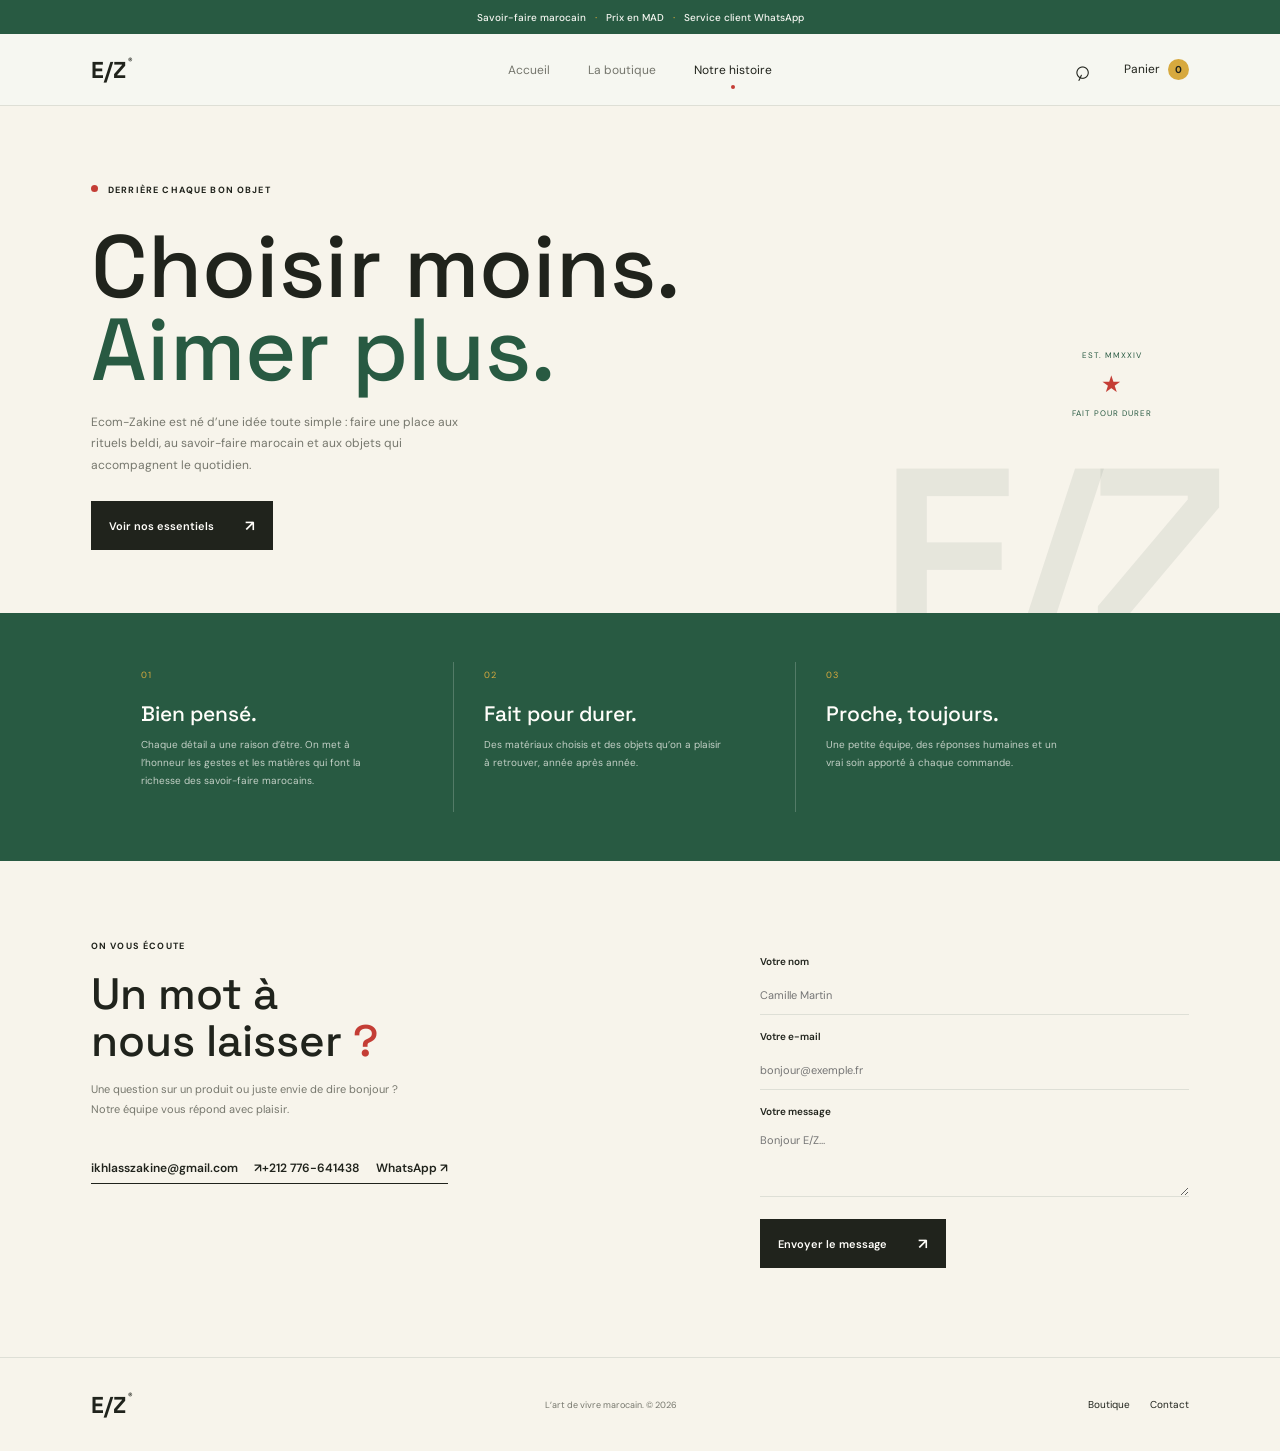
<file: contact.html>
<!doctype html>
<html lang="fr">
<head>
  <meta charset="utf-8"><meta name="viewport" content="width=device-width, initial-scale=1"><meta name="theme-color" content="#f6f7f2">
  <title>Notre histoire — Ecom-Zakine</title>
  <link rel="preconnect" href="https://fonts.googleapis.com"><link rel="preconnect" href="https://fonts.gstatic.com" crossorigin>
  <link href="https://fonts.googleapis.com/css2?family=DM+Sans:wght@400;500;600;700&family=Space+Grotesk:wght@400;500;600;700&display=swap" rel="stylesheet"><link rel="stylesheet" href="styles.css">
  <script defer src="app.js"></script>
</head>
<body data-page="contact">
  <div class="announcement">Savoir-faire marocain <span>·</span> Prix en MAD <span>·</span> Service client WhatsApp</div>
  <header class="site-header"><a class="wordmark" href="index.html" aria-label="Ecom-Zakine, accueil">E/Z<span>®</span></a><button class="menu-toggle" aria-label="Ouvrir le menu" aria-expanded="false"><span></span><span></span></button><nav class="main-nav" aria-label="Navigation principale"><a href="index.html">Accueil</a><a href="boutique.html">La boutique</a><a class="active" href="contact.html">Notre histoire</a></nav><div class="header-actions"><button class="icon-button search-toggle" aria-label="Rechercher" title="Rechercher">⌕</button><button class="cart-trigger" aria-label="Ouvrir le panier">Panier <span class="cart-count">0</span></button></div></header>
  <main class="about-page"><section class="about-hero section-wrap"><p class="eyebrow"><span class="eyebrow-dot"></span> DERRIÈRE CHAQUE BON OBJET</p><h1>Choisir moins.<br><span>Aimer plus.</span></h1><p class="about-intro">Ecom-Zakine est né d’une idée toute simple : faire une place aux rituels beldi, au savoir-faire marocain et aux objets qui accompagnent le quotidien.</p><a class="button button-dark" href="boutique.html">Voir nos essentiels <span>↗</span></a><div class="about-stamp"><span>EST. MMXXIV</span><span>★</span><span>FAIT POUR DURER</span></div></section><section class="about-values"><div class="about-value"><span class="value-number">01</span><h2>Bien pensé.</h2><p>Chaque détail a une raison d’être. On met à l’honneur les gestes et les matières qui font la richesse des savoir-faire marocains.</p></div><div class="about-value"><span class="value-number">02</span><h2>Fait pour durer.</h2><p>Des matériaux choisis et des objets qu’on a plaisir à retrouver, année après année.</p></div><div class="about-value"><span class="value-number">03</span><h2>Proche, toujours.</h2><p>Une petite équipe, des réponses humaines et un vrai soin apporté à chaque commande.</p></div></section><section class="contact-section section-wrap"><div class="contact-copy"><p class="eyebrow">ON VOUS ÉCOUTE</p><h2>Un mot à<br>nous laisser<span class="heading-period"> ?</span></h2><p>Une question sur un produit ou juste envie de dire bonjour ? Notre équipe vous répond avec plaisir.</p><a class="contact-mail" href="mailto:ikhlasszakine@gmail.com">ikhlasszakine@gmail.com <span>↗</span></a><a class="contact-mail contact-phone" href="https://wa.me/212776641438" target="_blank" rel="noreferrer">+212 776-641438 <span>WhatsApp ↗</span></a></div><form class="contact-form"><label for="contact-name">Votre nom</label><input id="contact-name" name="name" placeholder="Camille Martin" required><label for="contact-email">Votre e-mail</label><input id="contact-email" name="email" type="email" placeholder="bonjour@exemple.fr" required><label for="contact-message">Votre message</label><textarea id="contact-message" name="message" placeholder="Bonjour E/Z…" rows="4" required></textarea><button class="button button-dark" type="submit">Envoyer le message <span>↗</span></button></form></section></main>
  <footer class="site-footer"><a class="wordmark" href="index.html">E/Z<span>®</span></a><span>L’art de vivre marocain. © <span data-year></span></span><div><a href="boutique.html">Boutique</a><a href="contact.html">Contact</a></div></footer>
  <div class="cart-overlay" aria-hidden="true"><aside class="cart-drawer" aria-label="Votre panier"><div class="drawer-head"><div><p class="eyebrow">VOTRE SÉLECTION</p><h2>Le panier<span class="heading-period">.</span></h2></div><button class="drawer-close" aria-label="Fermer le panier">×</button></div><div class="cart-items"></div><div class="cart-empty"><span>✳</span><p>Rien par ici pour l’instant.</p><a class="text-link" href="boutique.html">Voir les essentiels ↗</a></div><div class="cart-footer"><div><span>Sous-total</span><strong class="cart-subtotal">0 MAD</strong></div><button class="button button-dark checkout-button">Continuer <span>↗</span></button><p>Livraison calculée à l’étape suivante.</p></div></aside></div><div class="toast" role="status" aria-live="polite"></div>
</body>
</html>
</file>
<file: styles.css>
:root {
  --paper: #f7f4eb;
  --white: #fffefa;
  --ink: #20231c;
  --muted: #76776d;
  --line: #dedfd6;
  --green: #285a42;
  --coral: #c43d35;
  --yellow: #d7a93e;
  --display: "Space Grotesk", "Trebuchet MS", sans-serif;
  --body: "DM Sans", "Segoe UI", sans-serif;
  font-family: var(--body);
  color: var(--ink);
  background: var(--paper);
  font-synthesis: none;
  text-rendering: optimizeLegibility;
  -webkit-font-smoothing: antialiased;
  -moz-osx-font-smoothing: grayscale;
}

*, *::before, *::after { box-sizing: border-box; }
html { scroll-behavior: smooth; }
body { margin: 0; min-width: 320px; }
body.drawer-open { overflow: hidden; }
button, input, textarea, select { font: inherit; }
button, a, select { -webkit-tap-highlight-color: transparent; }
button { color: inherit; }
a { color: inherit; text-decoration: none; }
button:focus-visible, a:focus-visible, input:focus-visible, textarea:focus-visible, select:focus-visible { outline: 2px solid var(--coral); outline-offset: 4px; }
.announcement { height: 34px; display: flex; align-items: center; justify-content: center; gap: 9px; background: var(--green); color: #f6f7f2; font-size: 10px; font-weight: 500; letter-spacing: 0; }
.announcement span { color: var(--yellow); }
.site-header { height: 72px; padding: 0 7.1%; display: grid; grid-template-columns: 1fr 2fr 1fr; align-items: center; border-bottom: 1px solid var(--line); background: rgba(246,247,242,.96); position: relative; z-index: 20; }
.wordmark { font-family: var(--display); font-size: 23px; font-weight: 700; letter-spacing: 0; justify-self: start; }
.wordmark span { font: 600 9px var(--body); vertical-align: top; margin-left: 2px; }
.main-nav { display: flex; justify-content: center; gap: 38px; height: 100%; align-items: center; }
.main-nav a { position: relative; color: #74756c; font-size: 12px; transition: color .2s; }
.main-nav a:hover, .main-nav a.active { color: var(--ink); }
.main-nav a.active::after { content: ""; position: absolute; width: 4px; height: 4px; border-radius: 50%; left: calc(50% - 2px); bottom: -11px; background: var(--coral); }
.header-actions { justify-self: end; display: flex; align-items: center; gap: 22px; }
.icon-button, .cart-trigger, .menu-toggle { appearance: none; border: 0; background: transparent; cursor: pointer; }
.icon-button { padding: 2px 6px; font-size: 27px; line-height: 1; transform: rotate(-20deg); }
.cart-trigger { padding: 8px 0 8px 7px; font-size: 12px; }
.cart-count { display: inline-flex; height: 21px; min-width: 21px; align-items: center; justify-content: center; margin-left: 5px; border-radius: 50%; background: var(--yellow); font-size: 10px; font-weight: 700; }
.menu-toggle { display: none; }
.hero { position: relative; min-height: 590px; max-height: 690px; height: min(67vw, 690px); display: grid; grid-template-columns: 47% 53%; padding: 0 7.1%; overflow: hidden; }
.hero::before { content: ""; position: absolute; width: 580px; height: 580px; border: 1px solid rgba(69,92,74,.08); border-radius: 50%; left: 39%; top: -220px; pointer-events: none; }
.hero::after { content: ""; position: absolute; right: 7%; top: 8%; width: 68px; aspect-ratio: 1; background: repeating-conic-gradient(from 22.5deg, var(--coral) 0deg 22.5deg, transparent 22.5deg 45deg); opacity: .14; clip-path: polygon(50% 0, 61% 30%, 92% 8%, 70% 39%, 100% 50%, 70% 61%, 92% 92%, 61% 70%, 50% 100%, 39% 70%, 8% 92%, 30% 61%, 0 50%, 30% 39%, 8% 8%, 39% 30%); pointer-events: none; }
.hero-copy { align-self: center; padding-bottom: 14px; position: relative; z-index: 2; animation: rise-in .7s both; }
.eyebrow { margin: 0; font-size: 9px; font-weight: 700; letter-spacing: 1.15px; line-height: 1.5; }
.eyebrow-dot { width: 7px; height: 7px; display: inline-block; margin-right: 7px; border-radius: 50%; background: var(--coral); vertical-align: 1px; }
.hero h1, .shop-intro h1, .about-hero h1 { margin: 27px 0 20px; font: 500 clamp(62px, 7.9vw, 112px)/.95 var(--display); letter-spacing: 0; }
.hero h1 span, .shop-intro h1 span, .about-hero h1 span { color: var(--green); }
.hero-description { max-width: 340px; margin: 0 0 29px; color: var(--muted); font-size: 14px; line-height: 1.8; }
.button { min-height: 49px; display: inline-flex; align-items: center; justify-content: space-between; gap: 31px; border: 0; cursor: pointer; padding: 0 18px; font-size: 11px; font-weight: 600; transition: background .2s, color .2s, transform .2s; }
.button:hover { transform: translateY(-2px); }
.button span { font-size: 15px; }
.button-dark { background: var(--ink); color: var(--white); }
.button-dark:hover { background: var(--green); }
.hero-footnote { margin-top: 40px; display: flex; align-items: center; gap: 8px; color: var(--muted); font-size: 10px; }
.tiny-star { color: var(--coral); font-size: 17px; }
.hero-visual { position: relative; align-self: stretch; min-width: 0; }
.hero-orbit { position: absolute; border: 1px solid rgba(69,92,74,.14); border-radius: 50%; left: 50%; top: 50%; transform: translate(-50%,-50%); pointer-events: none; }
.orbit-one { width: min(38vw, 475px); aspect-ratio: 1; }
.orbit-two { width: min(27vw, 338px); aspect-ratio: 1; }
.hero-photo { position: absolute; inset: 12% 9% 12%; width: 82%; height: 76%; z-index: 1; object-fit: cover; border-radius: 48% 48% 4px 4px; }
.hero-label { position: absolute; top: 11%; left: 5%; right: 3%; display: flex; justify-content: space-between; z-index: 2; color: var(--muted); font-size: 8px; letter-spacing: .8px; }
.hero-product-tag { position: absolute; bottom: 17%; right: -4px; display: flex; align-items: center; gap: 12px; z-index: 2; font-size: 9px; line-height: 1.8; letter-spacing: .45px; }
.hero-product-tag b { font-size: 11px; font-weight: 600; letter-spacing: 0; }
.tag-line { width: 34px; height: 1px; background: var(--coral); }
.hero-caption { position: absolute; left: 5%; bottom: 11%; color: var(--muted); font-size: 8px; letter-spacing: 1px; }
.hero-index { position: absolute; bottom: 35px; left: 7.1%; display: flex; align-items: center; gap: 9px; color: var(--muted); font-size: 9px; }
.hero-index span:first-child { color: var(--ink); font-weight: 700; }
.index-line { width: 48px; height: 1px; background: var(--coral); }
.ticker { overflow: hidden; height: 52px; display: flex; align-items: center; background: var(--yellow); white-space: nowrap; }
.ticker div { min-width: max-content; animation: ticker-slide 35s linear infinite; font: 600 11px var(--display); letter-spacing: 1.3px; }
.ticker span { padding: 0 23px; font-size: 14px; color: var(--green); vertical-align: -1px; }
.section-wrap { padding-right: 7.1%; padding-left: 7.1%; }
.featured { padding-top: 95px; padding-bottom: 105px; }
.section-heading { display: flex; justify-content: space-between; align-items: flex-end; margin-bottom: 31px; }
.section-heading h2, .newsletter h2 { margin: 8px 0 0; font: 500 41px/1.12 var(--display); letter-spacing: 0; }
.heading-period { color: var(--coral); }
.text-link { display: inline-flex; align-items: center; gap: 13px; font-size: 11px; font-weight: 600; border-bottom: 1px solid var(--ink); padding-bottom: 7px; transition: color .18s, border-color .18s; }
.text-link:hover { color: var(--coral); border-color: var(--coral); }
.text-link span { font-size: 14px; }
.product-grid { display: grid; grid-template-columns: repeat(4, minmax(0, 1fr)); gap: 17px; }
.product-card { min-width: 0; animation: rise-in .45s both; }
.card-visual { display: block; position: relative; height: auto; aspect-ratio: 1 / 1.07; overflow: hidden; background: var(--card-bg); }
.card-photo { position: absolute; inset: 0; width: 100%; height: 100%; z-index: 1; object-fit: cover; transition: transform .45s; }
.card-visual:hover .card-photo { transform: scale(1.05); }
.card-count { position: absolute; top: 13px; left: 13px; z-index: 2; color: rgba(32,35,28,.65); font-size: 8px; letter-spacing: .9px; }
.card-badge { position: absolute; top: 12px; right: 12px; z-index: 2; padding: 7px 8px; background: var(--white); font-size: 8px; font-weight: 600; }
.card-actions { display: flex; justify-content: flex-end; margin-top: 11px; }
.card-quick-add { min-height: 34px; display: inline-flex; align-items: center; gap: 8px; padding: 0 11px; border: 1px solid var(--line); background: transparent; color: var(--ink); font-size: 9px; font-weight: 600; cursor: pointer; transition: background .2s, border-color .2s, color .2s; }
.card-quick-add span:first-child { font-size: 16px; line-height: 1; }
.card-quick-add:hover { border-color: var(--green); background: var(--green); color: white; }
.card-meta { display: flex; justify-content: space-between; gap: 10px; align-items: baseline; padding-top: 13px; }
.card-name { font: 600 12px var(--display); }
.card-price { font-size: 11px; font-weight: 600; white-space: nowrap; }
.card-category { margin: 5px 0 0; color: var(--muted); font-size: 9px; }
.manifesto { min-height: 385px; display: grid; grid-template-columns: 1.1fr 1.25fr .55fr; align-items: center; position: relative; overflow: hidden; padding: 48px 11%; background: var(--green); color: #f6f7f2; }
.manifesto::before, .manifesto::after { position: absolute; content: ""; border: 1px solid rgba(246,247,242,.14); border-radius: 50%; pointer-events: none; }
.manifesto::before { width: 400px; height: 400px; left: -132px; top: -197px; }
.manifesto::after { width: 255px; height: 255px; left: -58px; top: -124px; }
.manifesto-mark { font: 600 clamp(75px, 12vw, 158px)/.8 var(--display); letter-spacing: -7px; color: var(--yellow); position: relative; z-index: 1; }
.manifesto-copy { max-width: 360px; padding: 25px 0; position: relative; z-index: 1; }
.manifesto-copy .eyebrow { color: var(--yellow); }
.manifesto-copy h2 { margin: 16px 0; font: 500 44px/1.02 var(--display); }
.manifesto-copy > p:not(.eyebrow) { max-width: 330px; margin: 0 0 24px; color: rgba(246,247,242,.73); font-size: 12px; line-height: 1.8; }
.manifesto .text-link { border-color: var(--yellow); }
.manifesto .text-link:hover { color: var(--yellow); }
.manifesto-note { display: flex; flex-direction: column; justify-self: end; gap: 18px; color: rgba(246,247,242,.7); font-size: 8px; letter-spacing: 1px; line-height: 1.7; }
.note-star { color: var(--yellow); font-size: 28px; }
.newsletter { display: flex; justify-content: space-between; gap: 50px; align-items: center; padding-top: 84px; padding-bottom: 85px; }
.newsletter h2 { font-size: 34px; }
.newsletter-form { width: min(100%, 350px); }
.newsletter-form label, .contact-form label { display: block; margin: 0 0 8px; font-size: 10px; font-weight: 600; }
.input-row { display: flex; height: 45px; border-bottom: 1px solid var(--ink); }
.input-row input { flex: 1; min-width: 0; border: 0; outline: 0; background: transparent; font-size: 12px; }
.input-row button { width: 36px; border: 0; background: transparent; cursor: pointer; font-size: 17px; }
.newsletter-form > p, .cart-footer > p { margin: 10px 0 0; color: var(--muted); font-size: 9px; }
.site-footer { min-height: 94px; padding: 22px 7.1%; border-top: 1px solid var(--line); display: flex; align-items: center; justify-content: space-between; gap: 22px; }
.site-footer > span { color: var(--muted); font-size: 9px; }
.site-footer > div { display: flex; gap: 20px; font-size: 10px; }
.site-footer > div a:hover { color: var(--coral); }
.shop-intro { position: relative; min-height: 342px; padding: 66px 7.1% 52px; background-color: #e7eadc; background-image: repeating-conic-gradient(from 45deg at 88% 55%, rgba(40,90,66,.025) 0deg 15deg, transparent 15deg 30deg); background-size: 104px 104px; overflow: hidden; }
.shop-intro::after { content: "✳"; position: absolute; right: 9%; bottom: -100px; color: rgba(40,90,66,.13); font: 500 260px/.85 var(--display); }
.shop-intro h1 { margin: 20px 0 12px; font-size: clamp(58px, 7.2vw, 91px); }
.shop-intro > p:not(.eyebrow) { margin: 0; color: var(--muted); font-size: 12px; }
.shop-intro-index { position: absolute; right: 7.1%; top: 52px; color: var(--muted); font-size: 8px; letter-spacing: 1px; }
.shop-intro-index span { padding: 0 7px; color: var(--coral); }
.shop-list { padding-top: 43px; padding-bottom: 62px; }
.shop-toolbar { min-height: 51px; display: flex; align-items: center; gap: 25px; border-bottom: 1px solid var(--line); margin-bottom: 26px; }
.result-count { margin-right: auto; color: var(--muted); font-size: 10px; }
.filter-group { display: flex; align-items: center; gap: 20px; }
.filter-button { appearance: none; border: 0; border-bottom: 1px solid transparent; padding: 7px 0; background: transparent; color: var(--muted); font-size: 10px; cursor: pointer; }
.filter-button:hover, .filter-button.active { color: var(--ink); border-color: var(--coral); }
.sort-control { display: flex; align-items: center; gap: 8px; margin-left: 22px; color: var(--muted); font-size: 9px; }
.sort-control select { max-width: 126px; border: 0; background: transparent; color: var(--ink); font-size: 9px; cursor: pointer; }
.shop-grid { row-gap: 33px; }
.product-card[hidden] { display: none; }
.shop-end { min-height: 125px; display: flex; align-items: center; justify-content: center; gap: 17px; border-top: 1px solid var(--line); }
.shop-end > span { color: var(--coral); font-size: 23px; }
.shop-end p { font: 500 17px var(--display); }
.shop-end .text-link { margin-left: 20px; }
.product-page { padding-top: 23px; }
.breadcrumbs { display: flex; gap: 10px; align-items: center; padding: 8px 0 20px; color: var(--muted); font-size: 9px; }
.breadcrumbs a:hover { color: var(--coral); }
.breadcrumbs > span:nth-child(2), .breadcrumbs > span:nth-child(4) { color: #b6b7ad; }
.product-detail { display: grid; grid-template-columns: minmax(0, 1.15fr) minmax(300px, .75fr); gap: clamp(36px, 7.8vw, 110px); padding-top: 12px; padding-bottom: 78px; }
.product-stage { position: relative; min-height: 495px; aspect-ratio: 1 / .95; overflow: hidden; background: #e9eee5; }
.stage-meta { display: flex; justify-content: space-between; position: absolute; left: 18px; right: 18px; top: 16px; z-index: 2; color: var(--muted); font-size: 8px; letter-spacing: .5px; }
.stage-meta b { padding-left: 4px; color: var(--ink); }
.product-photo { position: absolute; inset: 0; width: 100%; height: 100%; z-index: 1; object-fit: cover; }
.stage-meta, .stage-caption { padding: 7px 9px; background: rgba(255,254,250,.88); }
.stage-caption { position: absolute; left: 18px; bottom: 16px; z-index: 2; color: var(--muted); font-size: 8px; letter-spacing: .8px; }
.product-info { padding-top: 30px; }
.product-category { color: var(--green); }
.product-title { margin: 14px 0 8px; font: 500 clamp(32px, 3.2vw, 43px)/1.08 var(--display); }
.product-short { margin: 0; color: var(--muted); font-size: 12px; line-height: 1.7; }
.product-price { margin: 23px 0 23px; font: 500 19px var(--display); }
.swatch-row { padding: 17px 0; border-top: 1px solid var(--line); border-bottom: 1px solid var(--line); font-size: 9px; letter-spacing: .3px; }
.swatch-row > span { display: block; margin-bottom: 12px; }
.swatch-row b { font-weight: 600; letter-spacing: 0; }
.swatches { display: flex; align-items: center; gap: 9px; }
.swatch { width: 19px; height: 19px; border: 0; border-radius: 50%; background: var(--swatch); cursor: pointer; outline: 1px solid transparent; outline-offset: 3px; }
.swatch.selected { outline-color: var(--ink); }
.product-add { width: 100%; margin-top: 19px; }
.product-shipping { color: var(--muted); text-align: center; font-size: 9px; }
.product-shipping span { color: var(--coral); padding: 0 4px; }
.product-description { margin-top: 24px; border-top: 1px solid var(--line); }
.product-description details { border-bottom: 1px solid var(--line); }
.product-description summary { display: flex; justify-content: space-between; padding: 15px 0; font-size: 10px; font-weight: 600; cursor: pointer; list-style: none; }
.product-description summary::-webkit-details-marker { display: none; }
.product-description summary span { color: var(--coral); font-size: 15px; font-weight: 400; transition: transform .2s; }
.product-description details[open] summary span { transform: rotate(45deg); }
.product-description details p { margin: -3px 0 16px; color: var(--muted); font-size: 10px; line-height: 1.8; }
.related { padding-top: 31px; padding-bottom: 82px; border-top: 1px solid var(--line); }
.related .section-heading h2 { font-size: 33px; }
.about-hero { position: relative; min-height: 435px; padding-top: 78px; padding-bottom: 63px; overflow: hidden; }
.about-hero::after { content: "E/Z"; position: absolute; right: 5%; bottom: -46px; color: rgba(69,92,74,.09); font: 600 252px/.8 var(--display); letter-spacing: -15px; }
.about-hero h1 { position: relative; z-index: 1; font-size: clamp(57px, 7vw, 88px); }
.about-hero > p:not(.eyebrow) { max-width: 380px; margin: 0 0 25px; color: var(--muted); font-size: 12px; line-height: 1.8; position: relative; z-index: 1; }
.about-hero .button { position: relative; z-index: 1; }
.about-stamp { position: absolute; right: 10%; top: 48%; display: flex; flex-direction: column; align-items: center; gap: 9px; z-index: 1; color: var(--green); font-size: 8px; letter-spacing: 1px; }
.about-stamp span:nth-child(2) { color: var(--coral); font-size: 23px; }
.about-values { display: grid; grid-template-columns: repeat(3, 1fr); gap: 30px; padding: 49px 11%; background: var(--green); color: var(--white); }
.about-value { min-height: 150px; padding-right: 22px; border-right: 1px solid rgba(255,255,255,.2); }
.about-value:last-child { border: 0; }
.value-number { color: var(--yellow); font-size: 9px; letter-spacing: 1px; }
.about-value h2 { margin: 17px 0 9px; font: 500 21px var(--display); }
.about-value p { max-width: 245px; margin: 0; color: rgba(255,254,250,.72); font-size: 10px; line-height: 1.8; }
.contact-section { display: grid; grid-template-columns: 1fr .8fr; gap: 12%; padding-top: 79px; padding-bottom: 89px; }
.contact-copy h2 { margin: 17px 0 14px; font: 500 44px/1.08 var(--display); }
.contact-copy > p:not(.eyebrow) { max-width: 335px; margin: 0 0 24px; color: var(--muted); font-size: 11px; line-height: 1.8; }
.contact-mail { display: inline-flex; gap: 16px; align-items: center; border-bottom: 1px solid var(--ink); padding: 0 0 7px; font-size: 12px; font-weight: 600; }
.contact-mail:hover { color: var(--coral); border-color: var(--coral); }
.contact-phone { margin-top: 16px; }
.contact-form { display: flex; flex-direction: column; }
.contact-form label { margin-top: 15px; }
.contact-form input, .contact-form textarea { width: 100%; min-height: 39px; border: 0; border-bottom: 1px solid var(--line); padding: 7px 0; background: transparent; font-size: 11px; resize: vertical; }
.contact-form input:focus, .contact-form textarea:focus { outline: none; border-color: var(--ink); }
.contact-form .button { align-self: flex-start; margin-top: 22px; }
.cart-overlay { position: fixed; inset: 0; z-index: 50; display: flex; justify-content: flex-end; background: rgba(24,27,22,.35); visibility: hidden; opacity: 0; transition: opacity .25s, visibility .25s; }
.cart-overlay.open { visibility: visible; opacity: 1; }
.cart-drawer { width: min(100%, 420px); height: 100%; padding: 29px 27px 21px; display: flex; flex-direction: column; background: var(--paper); transform: translateX(25px); transition: transform .28s; }
.cart-overlay.open .cart-drawer { transform: translateX(0); }
.drawer-head { display: flex; justify-content: space-between; align-items: center; padding-bottom: 21px; border-bottom: 1px solid var(--line); }
.drawer-head h2 { margin: 4px 0 0; font: 500 29px var(--display); }
.drawer-head .eyebrow { color: var(--muted); font-size: 8px; }
.drawer-close { width: 34px; height: 34px; border: 1px solid var(--line); border-radius: 50%; background: transparent; font-size: 21px; cursor: pointer; }
.cart-items { flex: 1; overflow: auto; }
.cart-line { display: grid; grid-template-columns: 72px 1fr auto; gap: 12px; align-items: center; padding: 17px 0; border-bottom: 1px solid var(--line); }
.cart-thumb { position: relative; width: 72px; height: 75px; overflow: hidden; background: var(--card-bg); }
.cart-thumb .card-photo { width: 100%; height: 100%; object-fit: cover; }
.cart-line-name { font: 600 11px var(--display); }
.cart-line-price { margin-top: 5px; color: var(--muted); font-size: 10px; }
.quantity-controls { display: flex; align-items: center; gap: 7px; margin-top: 10px; }
.quantity-controls button { width: 21px; height: 21px; border: 1px solid var(--line); background: transparent; cursor: pointer; font-size: 12px; }
.quantity-controls span { min-width: 13px; text-align: center; font-size: 10px; }
.remove-item { align-self: start; border: 0; background: transparent; color: var(--muted); cursor: pointer; font-size: 15px; }
.cart-empty { display: none; flex: 1; flex-direction: column; justify-content: center; align-items: center; color: var(--muted); }
.cart-empty span { color: var(--coral); font-size: 32px; }
.cart-empty p { font: 500 15px var(--display); color: var(--ink); }
.cart-empty .text-link { margin-top: 4px; }
.cart-drawer.is-empty .cart-empty { display: flex; }
.cart-drawer.is-empty .cart-footer { display: none; }
.cart-footer { padding-top: 18px; border-top: 1px solid var(--line); }
.cart-footer > div { display: flex; justify-content: space-between; font-size: 11px; }
.cart-footer .button { width: 100%; margin-top: 17px; }
.cart-footer > p { text-align: center; }
.toast { position: fixed; z-index: 80; left: 50%; bottom: 23px; transform: translate(-50%, 12px); padding: 12px 19px; background: var(--ink); color: var(--white); opacity: 0; pointer-events: none; font-size: 11px; transition: opacity .2s, transform .2s; }
.toast.visible { opacity: 1; transform: translate(-50%, 0); }
.search-overlay { position: fixed; inset: 0; z-index: 45; display: flex; align-items: flex-start; justify-content: center; padding: 17vh 20px 30px; background: rgba(24,27,22,.4); visibility: hidden; opacity: 0; transition: opacity .2s, visibility .2s; }
.search-overlay.open { visibility: visible; opacity: 1; }
.search-panel { width: min(100%, 520px); padding: 24px; background: var(--paper); }
.search-panel-head { display: flex; justify-content: space-between; align-items: center; margin-bottom: 14px; }
.search-panel-head h2 { margin: 0; font: 500 25px var(--display); }
.search-input { width: 100%; padding: 13px 0; border: 0; border-bottom: 1px solid var(--ink); background: transparent; font-size: 13px; }
.search-results { padding-top: 10px; }
.search-result { display: flex; justify-content: space-between; padding: 11px 0; border-bottom: 1px solid var(--line); font-size: 11px; }
.search-result span:last-child { color: var(--muted); }
.search-no-results { color: var(--muted); font-size: 11px; }
@keyframes rise-in { from { opacity: 0; transform: translateY(12px); } to { opacity: 1; transform: translateY(0); } }
@keyframes ticker-slide { to { transform: translateX(-50%); } }
@media (min-width: 1500px) { .hero { padding-right: max(7.1%, calc((100% - 1320px)/2)); padding-left: max(7.1%, calc((100% - 1320px)/2)); } }
@media (max-width: 850px) {
  .site-header { padding: 0 5%; grid-template-columns: 1fr 2fr 1fr; }
  .main-nav { gap: 21px; }
  .hero { min-height: 520px; padding: 0 5%; }
  .hero h1 { font-size: clamp(48px, 7vw, 68px); }
  .hero-index { left: 5%; }
  .section-wrap { padding-right: 5%; padding-left: 5%; }
  .product-grid { gap: 13px; }
  .manifesto { padding-right: 7%; padding-left: 7%; grid-template-columns: .8fr 1.2fr .4fr; }
  .shop-intro { padding-right: 5%; padding-left: 5%; }
  .shop-intro-index { right: 5%; }
  .shop-toolbar { gap: 14px; }
  .filter-group { gap: 14px; }
  .sort-control { margin-left: 5px; }
  .product-detail { grid-template-columns: minmax(0, 1fr) minmax(270px, .8fr); gap: 35px; }
  .product-stage { min-height: 400px; }
  .about-stamp { right: 7%; }
}
@media (max-width: 620px) {
  .announcement { height: 31px; font-size: 9px; }
  .site-header { height: 64px; grid-template-columns: 1fr auto 1fr; padding: 0 5%; }
  .wordmark { font-size: 21px; }
  .menu-toggle { display: flex; grid-column: 2; grid-row: 1; flex-direction: column; gap: 5px; padding: 8px; }
  .menu-toggle span { display: block; width: 19px; height: 1px; background: var(--ink); transition: transform .2s; }
  .menu-toggle[aria-expanded="true"] span:first-child { transform: translateY(3px) rotate(45deg); }
  .menu-toggle[aria-expanded="true"] span:last-child { transform: translateY(-3px) rotate(-45deg); }
  .main-nav { position: absolute; top: 63px; left: 0; right: 0; height: auto; display: none; flex-direction: column; gap: 0; align-items: stretch; padding: 8px 5% 15px; border-bottom: 1px solid var(--line); background: var(--paper); }
  .main-nav.open { display: flex; }
  .main-nav a { padding: 13px 0; }
  .main-nav a.active::after { left: auto; right: 5px; top: 19px; bottom: auto; }
  .header-actions { gap: 9px; }
  .icon-button { font-size: 23px; }
  .cart-trigger { font-size: 10px; }
  .cart-count { width: 18px; height: 18px; min-width: 18px; }
  .hero { height: auto; min-height: unset; max-height: none; grid-template-columns: 1fr; padding: 48px 6% 20px; overflow: hidden; }
  .hero-copy { align-self: auto; padding: 0; }
  .hero h1 { margin: 19px 0 13px; font-size: clamp(63px, 15vw, 88px); }
  .hero-description { max-width: 270px; margin-bottom: 20px; font-size: 12px; }
  .hero .button { min-height: 45px; }
  .hero-footnote { display: none; }
  .hero-visual { min-height: 345px; margin: 0 -7% -9px; }
  .hero-orbit { top: 52%; }
  .orbit-one { width: min(79vw, 345px); }
  .orbit-two { width: min(58vw, 254px); }
  .hero-photo { inset: 6% 4% 12%; width: 92%; height: 82%; }
  .hero-label { top: 7%; left: 10%; right: 10%; }
  .hero-product-tag { right: 5%; bottom: 12%; }
  .hero-caption { left: 10%; bottom: 9%; }
  .hero-index { display: none; }
  .ticker { height: 43px; }
  .ticker div { font-size: 9px; }
  .ticker span { padding: 0 12px; }
  .section-wrap { padding-right: 6%; padding-left: 6%; }
  .featured { padding-top: 57px; padding-bottom: 61px; }
  .section-heading h2 { font-size: 33px; }
  .section-heading { gap: 18px; align-items: flex-end; margin-bottom: 21px; }
  .section-heading .text-link { gap: 7px; font-size: 9px; white-space: nowrap; }
  .product-grid { grid-template-columns: repeat(2, minmax(0, 1fr)); gap: 23px 12px; }
  .card-meta { gap: 5px; }
  .card-name { font-size: 10px; }
  .card-price { font-size: 9px; }
  .card-category { font-size: 8px; }
  .card-actions { margin-top: 9px; }
  .card-quick-add { min-height: 32px; padding: 0 9px; font-size: 8px; }
  .card-visual { aspect-ratio: 1 / 1.02; }
  .manifesto { min-height: 410px; padding: 48px 7% 40px; grid-template-columns: 1fr auto; grid-template-rows: auto 1fr; }
  .manifesto-mark { grid-column: 1 / -1; align-self: end; font-size: 96px; letter-spacing: -6px; }
  .manifesto-copy { align-self: center; padding: 20px 0 0; }
  .manifesto-copy h2 { font-size: 38px; }
  .manifesto-copy > p:not(.eyebrow) { font-size: 11px; }
  .manifesto-note { align-self: end; margin-bottom: 10px; }
  .newsletter { flex-direction: column; align-items: stretch; gap: 25px; padding-top: 57px; padding-bottom: 60px; }
  .newsletter h2 { font-size: 30px; }
  .newsletter-form { width: 100%; }
  .site-footer { min-height: 89px; flex-wrap: wrap; padding: 17px 6%; gap: 9px 18px; }
  .site-footer .wordmark { order: 0; }
  .site-footer > span { order: 2; flex: 1 0 100%; }
  .site-footer > div { order: 1; margin-left: auto; }
  .shop-intro { min-height: 303px; padding: 46px 6% 42px; }
  .shop-intro h1 { margin: 19px 0 10px; font-size: clamp(60px, 14vw, 79px); }
  .shop-intro > p:not(.eyebrow) { max-width: 250px; font-size: 11px; line-height: 1.6; }
  .shop-intro::after { right: 3%; bottom: -30px; font-size: 123px; letter-spacing: -8px; }
  .shop-intro-index { top: auto; bottom: 16px; right: 6%; font-size: 7px; }
  .shop-list { padding-top: 25px; padding-bottom: 40px; }
  .shop-toolbar { flex-wrap: wrap; gap: 7px 11px; padding: 0 0 10px; margin-bottom: 19px; }
  .result-count { flex: 1 0 34%; }
  .filter-group { order: 3; flex: 1 0 100%; flex-wrap: wrap; justify-content: flex-start; gap: 6px 20px; }
  .filter-button { font-size: 9px; }
  .sort-control { margin-left: auto; font-size: 8px; }
  .sort-control select { max-width: 116px; font-size: 8px; }
  .shop-grid { row-gap: 24px; }
  .shop-end { min-height: 105px; gap: 10px; flex-wrap: wrap; padding-top: 18px; padding-bottom: 18px; }
  .shop-end p { margin: 0; font-size: 14px; }
  .shop-end .text-link { flex-basis: 100%; justify-content: center; width: max-content; margin: 0; font-size: 9px; }
  .product-page { padding-top: 14px; }
  .breadcrumbs { padding-bottom: 12px; font-size: 8px; }
  .product-detail { grid-template-columns: 1fr; gap: 16px; padding-top: 0; padding-bottom: 52px; }
  .product-stage { min-height: unset; aspect-ratio: 1 / .88; }
  .product-info { padding-top: 5px; }
  .product-title { font-size: 35px; }
  .product-price { margin: 17px 0; }
  .related { padding-top: 27px; padding-bottom: 50px; }
  .related .section-heading h2 { font-size: 29px; }
  .about-hero { min-height: 380px; padding-top: 51px; padding-bottom: 45px; }
  .about-hero h1 { margin: 19px 0 13px; font-size: clamp(58px, 13.5vw, 75px); }
  .about-hero > p:not(.eyebrow) { max-width: 290px; font-size: 11px; }
  .about-hero::after { right: 4%; bottom: -25px; font-size: 126px; letter-spacing: -8px; }
  .about-stamp { right: 7%; top: 14%; gap: 6px; font-size: 6px; }
  .about-stamp span:nth-child(2) { font-size: 17px; }
  .about-values { grid-template-columns: 1fr; gap: 0; padding: 20px 7%; }
  .about-value { min-height: unset; padding: 21px 0; border-right: 0; border-bottom: 1px solid rgba(255,255,255,.2); }
  .about-value:last-child { border-bottom: 0; }
  .about-value h2 { margin: 9px 0 6px; font-size: 19px; }
  .about-value p { max-width: 320px; }
  .contact-section { grid-template-columns: 1fr; gap: 35px; padding-top: 53px; padding-bottom: 60px; }
  .contact-copy h2 { font-size: 39px; }
  .cart-drawer { padding: 22px 19px 16px; }
  .cart-line { grid-template-columns: 63px 1fr auto; gap: 10px; }
  .cart-thumb { width: 63px; height: 67px; }
}
@media (prefers-reduced-motion: reduce) {
  *, *::before, *::after { scroll-behavior: auto !important; animation-duration: .01ms !important; animation-iteration-count: 1 !important; transition-duration: .01ms !important; }
}
</file>
